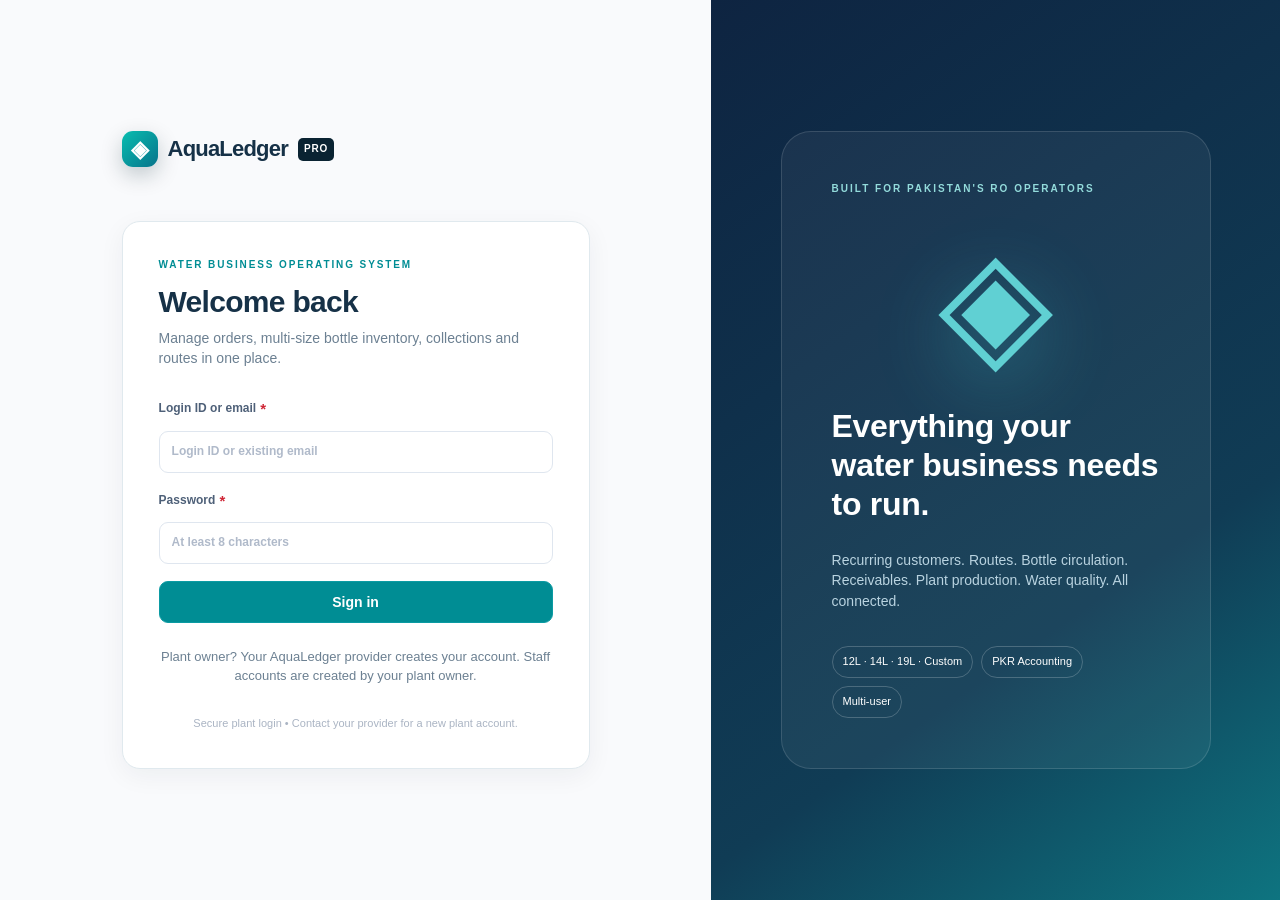
<file: static/index.html>
<!doctype html>
<html lang="en"><head><meta charset="utf-8"><meta name="viewport" content="width=device-width, initial-scale=1">
<title>AquaLedger Pro 5 | RO Plant OS</title><link rel="stylesheet" href="/static/styles.css"></head>
<body>
<section id="auth-screen" class="auth-screen">
 <div class="auth-shell">
  <div class="auth-brand"><span class="brand-icon">◈</span> AquaLedger <span class="brand-pro">PRO</span></div>
  <div class="auth-card">
   <div class="eyebrow">WATER BUSINESS OPERATING SYSTEM</div>
   <h1 id="auth-title">Welcome back</h1>
   <p class="muted">Manage orders, multi-size bottle inventory, collections and routes in one place.</p>
   <form id="auth-form">
    <label id="login-identifier-row">Login ID or email<input name="identifier" required autocomplete="username" autocapitalize="none" placeholder="Login ID or existing email"></label>
    <label>Password<input type="password" required name="password" minlength="8" maxlength="200" autocomplete="current-password" placeholder="At least 8 characters"></label>
    <button class="btn btn-primary full" id="auth-submit">Sign in</button>
   </form>
   <div class="auth-switch">Plant owner? Your AquaLedger provider creates your account. Staff accounts are created by your plant owner.</div>
   <div class="auth-foot">Secure plant login • Contact your provider for a new plant account.</div>
  </div>
 </div>
 <aside class="auth-visual"><div class="glass-panel"><div class="live-label">BUILT FOR PAKISTAN'S RO OPERATORS</div><div class="hero-drop">◈</div><h2>Everything your water business needs to run.</h2><p>Recurring customers. Routes. Bottle circulation. Receivables. Plant production. Water quality. All connected.</p><div class="pill-row"><span>12L · 14L · 19L · Custom</span><span>PKR Accounting</span><span>Multi-user</span></div></div></aside>
</section>
<div id="app" class="app" hidden>
 <div id="shade" class="shade" hidden></div>
 <aside class="sidebar" id="sidebar">
  <div class="side-head"><div class="brand"><span class="brand-icon">◈</span><span>AquaLedger <em>PRO</em></span></div><div class="workspace-label">WATER PLANT WORKSPACE</div><div class="plant-chip" id="plant-label">Your water plant</div></div>
  <nav id="nav">
   <div class="nav-group">OVERVIEW</div>
   <button data-view="dashboard" class="nav-item active"><span>◫</span> Dashboard</button>
   <button data-view="customers" class="nav-item"><span>♙</span> Customers</button>
   <button data-view="orders" class="nav-item"><span>▤</span> Delivery orders</button>
   <button data-view="deliveries" class="nav-item"><span>↗</span> Deliveries</button>
   <button data-view="invoices" class="nav-item"><span>▣</span> Invoice center</button>
   <button data-view="subscriptions" class="nav-item"><span>↻</span> Recurring plans</button>
   <div class="nav-group">OPERATIONS</div>
   <button data-view="payments" class="nav-item"><span>₨</span> Payments</button>
   <button data-view="collections" class="nav-item"><span>◎</span> Collections desk</button>
   <button data-view="products" class="nav-item"><span>▱</span> Bottle catalog</button>
   <button data-view="stock" class="nav-item"><span>◈</span> Bottle inventory</button>
   <button data-view="production" class="nav-item"><span>≋</span> Production</button>
   <button data-view="routes" class="nav-item"><span>⇢</span> Routes</button>
   <button data-view="quality" class="nav-item"><span>◉</span> Quality logs</button>
   <button data-view="maintenance" class="nav-item"><span>⚙</span> Maintenance</button>
   <div class="nav-group">BUSINESS</div>
   <button data-view="expenses" class="nav-item"><span>◧</span> Expenses</button>
   <button data-view="reports" class="nav-item"><span>▥</span> Reports</button>
   <button data-view="staff" class="nav-item"><span>♟</span> Team accounts</button>
   <button data-view="settings" class="nav-item"><span>⚒</span> Settings & backup</button>
  </nav>
  <div class="side-bottom"><div class="avatar" id="avatar">A</div><div class="user-meta"><strong id="profile-name">Owner</strong><small id="profile-role">owner</small></div><button id="password-change" title="Change password" class="logout">⚿</button><button id="logout" title="Sign out" class="logout">⇥</button></div>
 </aside>
 <div class="main-area">
  <header class="topbar"><button id="menu-toggle" class="menu-toggle">☰</button><div class="breadcrumbs">Workspace <span>/</span> <strong id="crumb">Dashboard</strong></div><div class="top-actions"><span class="today-chip" id="today-chip"></span><span class="online-chip"><b></b> Connected</span></div></header>
  <main class="content"><div class="page-intro"><div><div class="eyebrow" id="page-overline">OPERATIONS OVERVIEW</div><h1 id="page-title">Dashboard</h1><p class="muted" id="page-desc">Monitor what's happening at your plant.</p></div><div class="page-actions" id="page-actions"></div></div><div id="page-body" aria-live="polite"></div></main>
  <footer class="footer">AquaLedger Pro v5.0 · Pakistan edition · <span>Figures in PKR unless noted</span></footer>
 </div>
</div>
<dialog id="modal"><div class="dialog-top"><h2 id="modal-title"></h2><button class="icon-btn" id="close-modal">✕</button></div><div id="modal-body"></div></dialog>
<div id="toast" role="status" class="toast" hidden></div>
<script src="/static/app.js" defer></script></body></html>
</file>
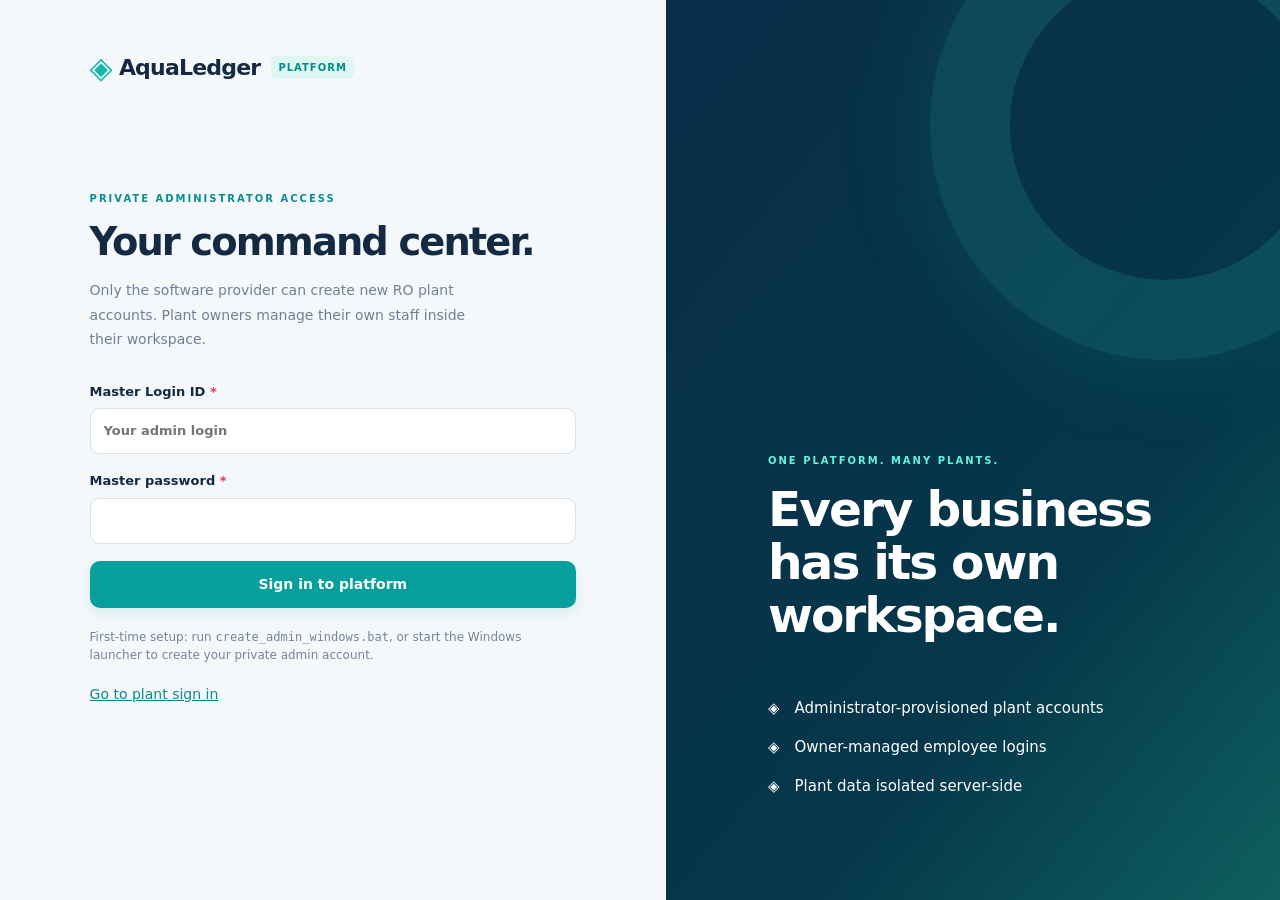
<file: static/admin.html>
<!doctype html>
<html lang="en"><head><meta charset="utf-8"><meta name="viewport" content="width=device-width,initial-scale=1"><title>Platform Control | AquaLedger Pro</title><link rel="stylesheet" href="/static/admin.css"></head>
<body>
<div id="signin" class="signin-layout">
 <div class="login-panel">
  <div class="brand"><span class="drop">◈</span> AquaLedger <small>PLATFORM</small></div>
  <div class="pretitle">PRIVATE ADMINISTRATOR ACCESS</div>
  <h1>Your command center.</h1>
  <p class="sub">Only the software provider can create new RO plant accounts. Plant owners manage their own staff inside their workspace.</p>
  <form id="login-form" class="fields">
   <label>Master Login ID <em>*</em><input name="username" required autocomplete="username" placeholder="Your admin login"></label>
   <label>Master password <em>*</em><input type="password" name="password" required autocomplete="current-password"></label>
   <button class="primary" id="login-btn">Sign in to platform</button>
  </form>
  <p class="helper">First-time setup: run <code>create_admin_windows.bat</code>, or start the Windows launcher to create your private admin account.</p>
  <a href="/" class="smalllink">Go to plant sign in</a>
 </div>
 <div class="art"><div class="orb"></div><div class="art-content"><div class="eyebrow">ONE PLATFORM. MANY PLANTS.</div><h2>Every business has its own workspace.</h2><div class="features"><div>◈ <span>Administrator-provisioned plant accounts</span></div><div>◈ <span>Owner-managed employee logins</span></div><div>◈ <span>Plant data isolated server-side</span></div></div></div></div>
</div>
<div id="console" hidden>
 <aside class="sidebar"><div class="brand"><span class="drop">◈</span> AquaLedger <small>PRO</small></div><div class="navlabel">PLATFORM</div><button class="nav active" id="nav-plants">▦ <span>Manage plants</span></button><button class="nav" id="nav-activity">◷ <span>Admin activity</span></button><a href="/" class="nav">↗ <span>Plant login</span></a><div class="sidebar-bottom"><div class="identity"><div class="avatar">A</div><div><b id="admin-name">Administrator</b><small>Platform administrator</small></div></div><button class="nav" id="change-master">⚿ Change master password</button><button class="nav signout" id="logout">↩ Sign out</button></div></aside>
 <main class="main"><div class="topbar"><span>Platform Management <b>/</b> <span id="breadcrumb">Plants</span></span><span class="secure-dot">● LOCAL / PRIVATE ACCESS</span></div>
 <div class="content"><div class="titlebar"><div><div class="eyebrow">AQUALEDGER PRO / SERVICE PROVIDER</div><h1 id="page-title">Client plants</h1><p class="sub" id="page-sub">Create and manage independent water plant workspaces.</p></div><button class="primary" id="new-plant">+ Create plant account</button></div>
 <div id="stats" class="stats"></div><section id="plants-section" class="panel"><div class="panel-top"><div><h2>Registered plants</h2><p class="sub">Only you can create, suspend, or restore a plant account.</p></div><input id="search" placeholder="Search plants or owners..." aria-label="Search plants"></div><div id="plants-table" class="scroll-x"></div></section>
 <section id="activity-section" class="panel" hidden><div class="panel-top"><div><h2>Administrator activity</h2><p class="sub">Recent account actions performed by platform admins.</p></div></div><div id="activity-list" class="scroll-x"></div></section>
 <div class="callout">Security boundary: platform administrators can manage tenant accounts and see aggregate counts. They do not directly open a tenant's invoices, customer addresses, or operational records in this panel. Plant owners can create managers and drivers, but not new plants.</div>
 </div></main>
</div>
<dialog id="dialog"><div class="dialog-top"><div><div class="eyebrow" id="dialog-kicker">CLIENT ONBOARDING</div><h2 id="dialog-title">Create a plant</h2></div><button class="icon" id="dialog-close" aria-label="Close">×</button></div><div id="dialog-body"></div></dialog>
<div id="toast" role="status" hidden></div><script src="/static/admin.js" defer></script></body></html>
</file>
<file: static/styles.css>
:root{--navy:#101f35;--navy2:#1b3050;--teal:#10aab2;--aqua:#e5f7f7;--ink:#14223b;--muted:#77849a;--line:#e5eaf2;--bg:#f6f8fc;--white:#fff;--radius:14px;--shadow:0 6px 28px rgba(18,38,69,.045)}
*{box-sizing:border-box}body{margin:0;background:var(--bg);color:var(--ink);font-family:Inter,-apple-system,BlinkMacSystemFont,'Segoe UI',Arial,sans-serif;font-size:14px;line-height:1.45}button,input,select,textarea{font:inherit}button{cursor:pointer}a{color:var(--teal)}[hidden]{display:none!important}h1,h2,h3,p{margin-top:0}h1{font-size:30px;line-height:1.17;letter-spacing:-.7px;margin-bottom:9px}h2{font-size:21px;letter-spacing:-.3px}h3{font-size:15px}.muted{color:var(--muted)}.eyebrow{font-size:10px;font-weight:800;color:var(--teal);letter-spacing:1.9px;margin-bottom:11px}.btn{border:1px solid var(--line);border-radius:9px;padding:10px 16px;background:#fff;color:var(--ink);font-weight:700;transition:transform .15s,background .15s;white-space:nowrap}.btn:hover{transform:translateY(-1px);background:#f2f8fc}.btn-primary{border-color:#0b9ba3;background:var(--teal);color:white}.btn-primary:hover{background:#078f99;color:#fff}.btn-secondary{background:#f1f7f8;border-color:#d7eff0;color:#087c85}.btn-danger{color:#b94545;background:#fff7f7}.btn-small{padding:7px 10px;font-size:12px}.full{width:100%}.text-button{background:none;color:var(--teal);border:0;font-weight:800;padding:0}
.auth-screen{min-height:100vh;display:grid;grid-template-columns:1fr .8fr;background:#f9fafc}.auth-shell{max-width:540px;margin:auto;width:100%;padding:36px}.auth-brand{display:flex;align-items:center;gap:10px;font-size:22px;font-weight:850;letter-spacing:-.8px;margin-bottom:54px}.brand-icon{display:inline-flex;align-items:center;justify-content:center;background:var(--teal);width:36px;height:36px;color:#fff;border-radius:11px;font-size:23px}.brand-pro{font-size:10px;background:var(--navy);color:white;border-radius:5px;padding:4px 6px;letter-spacing:.9px}.auth-card{background:#fff;padding:36px;border:1px solid var(--line);border-radius:18px;box-shadow:var(--shadow)}.auth-card>p{margin-bottom:30px}.auth-card form{display:grid;gap:17px}label{display:grid;gap:6px;font-size:12px;color:#4e6078;font-weight:700}input,select,textarea{border:1px solid #dfe6ef;color:var(--ink);background:#fff;border-radius:9px;padding:11px 12px;width:100%;outline:none;min-width:0}input:focus,select:focus,textarea:focus{border-color:var(--teal);box-shadow:0 0 0 3px #12aab21c}input::placeholder{color:#b0baca}textarea{min-height:80px;resize:vertical}label:has(input[type=checkbox]){display:flex;align-items:center;gap:7px}input[type=checkbox]{width:auto}.auth-switch{margin-top:25px;text-align:center;color:var(--muted);font-size:13px}.auth-foot{text-align:center;font-size:11px;color:#aab4c3;margin-top:30px}.auth-visual{background:linear-gradient(145deg,#0e2441,#103c55 67%,#0e7480);padding:60px;display:flex;align-items:center;justify-content:center}.glass-panel{background:#ffffff0d;border:1px solid #ffffff22;border-radius:30px;padding:50px;color:#fff;max-width:430px}.live-label{font-size:10px;letter-spacing:2px;color:#93dbdb;font-weight:800}.hero-drop{font-size:150px;line-height:1.4;color:#60d0d3;text-align:center;text-shadow:0 20px 80px #50f6f650}.glass-panel h2{font-size:32px;line-height:1.22}.glass-panel p{color:#b9d3e0}.pill-row{display:flex;gap:8px;flex-wrap:wrap;margin-top:35px}.pill-row span{border:1px solid #ffffff35;padding:7px 10px;border-radius:50px;font-size:11px}
.app{display:flex;min-height:100vh}.sidebar{background:var(--navy);color:#e8f5f9;width:248px;flex-shrink:0;display:flex;flex-direction:column;position:fixed;top:0;bottom:0;z-index:20}.side-head{padding:25px 18px 18px}.brand{display:flex;align-items:center;gap:9px;font-size:17px;font-weight:850;letter-spacing:-.5px;white-space:nowrap}.brand em{font-style:normal;font-size:9px;color:#9ee9e5;border:1px solid #528b94;border-radius:4px;padding:2px 4px;vertical-align:middle;margin-left:2px;letter-spacing:.8px}.workspace-label{font-size:9px;color:#879cb4;letter-spacing:1.5px;margin:26px 0 8px;font-weight:800}.plant-chip{font-size:13px;background:#ffffff0f;border:1px solid #ffffff14;border-radius:8px;padding:10px 12px;white-space:nowrap;overflow:hidden;text-overflow:ellipsis}#nav{padding:2px 12px 22px;overflow-y:auto;flex:1;scrollbar-width:thin}.nav-group{color:#8296b1;letter-spacing:1.5px;font-size:9px;font-weight:800;margin:21px 12px 7px}.nav-item{width:100%;display:flex;align-items:center;gap:12px;color:#c6d2e2;border:none;background:transparent;padding:10px 13px;border-radius:8px;text-align:left;font-size:12.5px}.nav-item span{font-size:17px;width:18px;text-align:center;color:#98b3c6}.nav-item.active,.nav-item:hover{background:#183a56;color:#fff}.nav-item.active{border-left:3px solid var(--teal);padding-left:10px}.side-bottom{border-top:1px solid #ffffff18;padding:15px;display:flex;align-items:center;gap:10px}.avatar{background:#197c89;color:#fff;width:36px;height:36px;border-radius:10px;display:grid;place-items:center;font-weight:800}.user-meta{flex:1;min-width:0;display:grid;gap:2px}.user-meta strong{font-size:12px;overflow:hidden;text-overflow:ellipsis;white-space:nowrap}.user-meta small{font-size:10px;color:#839bb4;text-transform:capitalize}.logout{background:none;border:0;color:#aec4d3;font-size:22px}.main-area{margin-left:248px;flex:1;min-width:0;display:flex;flex-direction:column}.topbar{height:70px;background:#fff;border-bottom:1px solid var(--line);display:flex;align-items:center;justify-content:space-between;padding:0 35px}.breadcrumbs{font-size:12px;color:#a3acba}.breadcrumbs span{margin:0 10px;color:#c7cfda}.breadcrumbs strong{color:#34445f}.top-actions{display:flex;gap:14px;align-items:center}.today-chip{color:#64738a;font-weight:700;font-size:12px}.online-chip{display:flex;align-items:center;gap:6px;font-size:11px;font-weight:700;color:#12896a;background:#e7f7ef;padding:6px 9px;border-radius:15px}.online-chip b{width:6px;height:6px;border-radius:10px;background:#27ae74}.content{padding:36px;max-width:1520px;width:100%;margin:0 auto;flex:1}.page-intro{display:flex;align-items:center;justify-content:space-between;gap:16px;margin-bottom:26px}.page-intro .muted{margin-bottom:0}.page-actions{display:flex;flex-wrap:wrap;gap:8px}.footer{color:#a8b2c0;text-align:center;font-size:11px;padding:26px}.grid{display:grid;gap:17px}.kpi-grid{grid-template-columns:repeat(4,minmax(0,1fr))}.kpi{border-radius:var(--radius);padding:20px 20px 19px;background:#fff;border:1px solid var(--line);box-shadow:var(--shadow);min-width:0}.kpi-icon{width:32px;height:32px;display:grid;place-items:center;color:#0a9aa4;background:#e6fafa;border-radius:9px;font-size:17px;margin-bottom:15px}.kpi .metric{font-size:26px;font-weight:850;letter-spacing:-.8px;margin:7px 0 2px}.kpi .label{font-size:11px;color:#687b92;font-weight:700}.kpi small{font-size:11px;color:#a5afbb}.section-grid{display:grid;grid-template-columns:1.45fr 1fr;gap:18px;margin-top:18px}.panel{background:#fff;border:1px solid var(--line);border-radius:var(--radius);padding:22px;box-shadow:var(--shadow);min-width:0}.panel-head{display:flex;align-items:center;justify-content:space-between;margin-bottom:17px;gap:8px}.panel-head h3{margin:0}.panel-head span{font-size:11px;color:var(--muted)}.table-wrap{overflow:auto;border:1px solid var(--line);background:white;border-radius:13px}.data-table{width:100%;border-collapse:collapse;text-align:left;min-width:640px}.data-table th{font-size:10px;text-transform:uppercase;letter-spacing:.75px;color:#8290a4;background:#f9fbfe;font-weight:800;padding:13px 16px;border-bottom:1px solid var(--line);white-space:nowrap}.data-table td{padding:14px 16px;border-bottom:1px solid #eef1f5;font-size:12px;white-space:nowrap}.data-table tr:last-child td{border-bottom:0}.data-table tbody tr:hover{background:#fafdff}.data-table .strong{font-weight:750}.pill{display:inline-block;font-size:10px;font-weight:800;padding:5px 9px;border-radius:20px}.pill-green{background:#e5f7ef;color:#157e54}.pill-orange{background:#fff2e0;color:#ad6a12}.pill-red{background:#fcebec;color:#ba444c}.pill-blue{background:#edf4ff;color:#3a6dbe}.link-btn{font-weight:750;color:#0799a5;border:0;background:transparent;padding:4px 0}.link-btn:hover{text-decoration:underline}.empty-state{text-align:center;padding:50px 20px;color:var(--muted);border:1px dashed #d3dce7;border-radius:13px;background:#fff}.empty-state strong{display:block;color:var(--ink);margin-bottom:6px;font-size:15px}.empty-icon{font-size:32px;color:#80bfca;margin-bottom:13px}.toolbar{display:flex;align-items:center;gap:10px;margin-bottom:18px;flex-wrap:wrap}.toolbar input,.toolbar select{width:auto;min-width:175px}.toolbar .muted{margin-left:auto;font-size:12px}.stack{display:grid;gap:12px}.list-line{display:flex;justify-content:space-between;align-items:center;gap:10px;border-bottom:1px solid var(--line);padding:11px 0}.list-line:last-child{border-bottom:0}.list-line strong{font-size:12px}.list-line small{display:block;color:var(--muted);font-size:11px;margin-top:2px}.amount{font-weight:800}.danger{color:#be5050}.positive{color:#09957b}.chartbars{display:flex;align-items:end;gap:8px;height:170px;padding-top:20px}.barcol{flex:1;display:flex;justify-content:end;align-items:center;flex-direction:column;gap:6px;height:100%;min-width:0}.barfill{background:linear-gradient(#17c6c2,#078f9a);width:100%;max-width:42px;border-radius:5px 5px 0 0;min-height:3px}.barcol small{font-size:9px;color:var(--muted);max-width:100%;overflow:hidden}.stat-strip{display:flex;gap:15px;flex-wrap:wrap}.stat-chip{border:1px solid var(--line);border-radius:12px;padding:15px 20px;background:#fff;min-width:165px;flex:1}.stat-chip strong{display:block;font-size:24px}.stat-chip small{color:var(--muted)}.filter-box{background:#fff;border:1px solid var(--line);border-radius:13px;padding:18px;display:flex;gap:15px;align-items:end;flex-wrap:wrap;margin-bottom:17px}.filter-box label{min-width:160px}.hint{font-size:11px;color:#77849a;margin-top:10px}.warning{background:#fffaec;color:#89670f;border:1px solid #f7e9c1;border-radius:11px;padding:12px 14px;font-size:12px;margin-bottom:17px}.notice{background:#f0fafb;border:1px solid #d1eff2;border-radius:11px;padding:14px;color:#286871;font-size:12px}.two-columns{display:grid;grid-template-columns:1fr 1fr;gap:17px}.day-badge{font-size:10px;font-weight:800;color:#248188;background:#def7f5;border-radius:8px;padding:5px 8px}.menu-toggle{display:none;background:none;border:0;font-size:20px}.shade{position:fixed;inset:0;background:#091b3299;z-index:19}.modal-pad{padding:0 25px 25px}dialog{width:min(530px,calc(100vw - 30px));max-height:90vh;overflow:auto;border:1px solid var(--line);border-radius:16px;box-shadow:0 30px 100px #0b2a4366;padding:0;color:var(--ink)}dialog::backdrop{background:#101e329e}.dialog-top{position:sticky;top:0;background:#fff;display:flex;align-items:center;justify-content:space-between;padding:20px 25px;border-bottom:1px solid var(--line);z-index:1}.dialog-top h2{font-size:19px;margin:0}.icon-btn{border:0;background:#f2f4f8;border-radius:7px;padding:7px 10px}.dialog-form{display:grid;gap:15px;padding:24px 25px}.dialog-fields{display:grid;grid-template-columns:1fr 1fr;gap:14px}.dialog-fields .wide{grid-column:span 2}.dialog-actions{display:flex;gap:10px;justify-content:flex-end;margin-top:7px}.toast{position:fixed;bottom:25px;right:25px;background:var(--navy);color:white;padding:12px 17px;border-radius:10px;box-shadow:0 12px 35px #0002;z-index:40;max-width:350px}.toast.error{background:#a53c49}.mini-button{padding:4px 9px;border:1px solid #dae7ec;background:#fff;border-radius:7px;color:#17818a;font-weight:750;font-size:11px;margin-right:5px}.simple-info{display:grid;grid-template-columns:1fr 1fr;gap:12px}.info-cell{padding:13px;background:#f8fafc;border-radius:9px}.info-cell small{display:block;color:var(--muted)}.info-cell strong{display:block;font-size:19px;margin-top:4px}
@media(max-width:1250px){.kpi-grid{grid-template-columns:repeat(2,minmax(0,1fr))}.content{padding:27px}.section-grid{grid-template-columns:1fr}}@media(max-width:850px){.sidebar{transform:translateX(-100%);transition:.2s}.sidebar.open{transform:translateX(0)}.main-area{margin-left:0}.menu-toggle{display:block}.topbar{padding:0 18px;height:62px;gap:13px}.content{padding:24px 16px}.auth-screen{grid-template-columns:1fr}.auth-visual{display:none}.auth-brand{margin-bottom:28px}.page-intro{align-items:flex-start;flex-direction:column}.page-actions{width:100%}.today-chip{display:none}}@media(max-width:520px){.kpi-grid,.two-columns{grid-template-columns:1fr}.stat-strip{display:grid;grid-template-columns:1fr 1fr}.stat-chip{min-width:0}.stat-chip strong{font-size:20px}.auth-shell{padding:18px}.auth-card{padding:24px}.dialog-fields{grid-template-columns:1fr}.dialog-fields .wide{grid-column:auto}.page-actions .btn{flex:1}.top-actions{gap:0}.content h1{font-size:26px}}

/* AquaLedger Pro v2: clearer hierarchy, stronger data legibility, responsive action flows */
:root{--navy:#0a2332;--navy2:#12394b;--teal:#008d94;--aqua:#e3f6f3;--ink:#163147;--muted:#6c8092;--line:#e0e9ee;--bg:#f3f7f9;--shadow:0 7px 26px rgba(10,35,50,.055)}
body{letter-spacing:.02px}button:focus-visible,input:focus-visible,textarea:focus-visible,select:focus-visible{outline:3px solid #0b9da755;outline-offset:2px}
.sidebar{background:linear-gradient(165deg,#102f42 0%,#08212e 95%)}.nav-item{font-size:13px;font-weight:560}.nav-item.active{background:#ffffff17;border-left:3px solid #20cfbd}.nav-item:hover{background:#ffffff14}.brand-icon{background:linear-gradient(135deg,#08bdaf,#08748b);box-shadow:0 8px 21px #00242a3a}
.topbar{box-shadow:0 2px 12px #08304408}.content{max-width:1450px}.page-intro{margin-bottom:22px}.page-intro h1{font-size:29px}.page-intro .muted{font-size:13px}
.kpi{border-color:#e5edf0;border-radius:16px;box-shadow:0 5px 16px rgba(14,45,61,.035)}.kpi .metric{font-size:28px;color:#102f44}.kpi-icon{background:#e5f6f3;color:#008c87}
.welcome-hero{display:flex;align-items:center;justify-content:space-between;gap:22px;padding:31px 35px;border-radius:19px;background:radial-gradient(circle at 88% 15%,#268e97 0%,transparent 33%),linear-gradient(115deg,#0f344c,#075c65);color:white;margin-bottom:19px;box-shadow:0 15px 40px #0b60651e}
.hero-kicker{font-size:10px;letter-spacing:2px;color:#9fe9e3;font-weight:800}.welcome-hero h2{font-size:28px;margin:12px 0 7px;color:#fff;letter-spacing:-.7px}.welcome-hero p{margin:0;color:#d7eef0;max-width:550px;font-size:13px}.hero-actions{display:flex;gap:9px;flex-shrink:0;flex-wrap:wrap}.hero-light{background:#fff;color:#075864;border-color:transparent}.hero-outline{background:#ffffff0c;color:#fff;border-color:#ffffff75}.hero-outline:hover{background:#ffffff28;color:#fff}
.insights-strip{display:grid;grid-template-columns:205px 1fr;gap:19px;align-items:stretch;background:#fff;border:1px solid var(--line);border-radius:17px;padding:20px 22px;margin-top:19px}.insights-title{display:flex;align-items:center;gap:11px}.insights-title strong{display:block;font-size:13px}.insights-title small{display:block;font-size:11px;color:var(--muted);margin-top:4px}.sparkle{background:#e6f8ef;color:#138f80;border-radius:10px;padding:8px;font-size:23px}.insights-cards{display:flex;flex-wrap:wrap;gap:10px}.insight-item{flex:1;min-width:175px;text-align:left;background:#fbfcfd;border:1px solid #e5edf1;border-radius:12px;padding:11px 14px}.insight-item:hover{background:#edf8f7}.insight-item strong{display:block;font-size:12px;margin:1px 0 3px}.insight-item small{display:block;font-size:10.5px;line-height:1.4;color:var(--muted)}.insight-dot{width:7px;height:7px;display:inline-block;background:#efab58;border-radius:99px}.all-clear{padding:14px;color:#168d6d;background:#f0fbf6;border-radius:12px;font-weight:650}
.feature-intro{border:1px solid #c8ece6;border-radius:16px;background:linear-gradient(115deg,#e7fbf4,#f0f8fd);padding:24px 26px;margin-bottom:20px;display:flex;gap:20px;justify-content:space-between;align-items:center}.feature-intro strong{font-size:20px;display:block;margin-bottom:6px;letter-spacing:-.4px}.feature-intro p{color:#537485;line-height:1.5;margin:0;max-width:610px}.feature-pill{background:#fff;color:#087f83;padding:9px 13px;border:1px solid #d8ecee;border-radius:20px;font-weight:800;white-space:nowrap}.collections-head{background:linear-gradient(115deg,#f1f7ff,#e7fbf5)}.compact-kpi{grid-template-columns:repeat(4,minmax(0,1fr));margin-bottom:19px}.compact-kpi .kpi .metric{font-size:23px}
.share-modal label{display:block;color:var(--ink);font-weight:750;margin:14px 0 8px}.share-modal input,.share-modal textarea{width:100%;border:1px solid var(--line);border-radius:9px;padding:11px;margin-top:6px;background:#fbfdfd;color:#233f54}.share-modal textarea{min-height:188px;resize:vertical;line-height:1.55;font-size:12px}.share-actions{display:flex;gap:9px;flex-wrap:wrap;margin-top:18px}.whatsapp-btn{background:#169c67;color:#fff;border-color:#139364}.whatsapp-btn:hover{background:#087c52;color:#fff}.share-modal .hint{line-height:1.55}
@media(max-width:1100px){.insights-strip{grid-template-columns:1fr}.compact-kpi{grid-template-columns:repeat(2,minmax(0,1fr))}.welcome-hero{align-items:flex-start;flex-direction:column}}
@media(max-width:520px){.welcome-hero{padding:23px}.welcome-hero h2{font-size:23px}.hero-actions{width:100%}.hero-actions .btn{flex:1}.feature-intro{flex-direction:column;align-items:flex-start;padding:19px}.compact-kpi{grid-template-columns:1fr}.share-actions .btn{width:100%}.insights-strip{padding:16px}.panel{padding:16px}}

/* V3 form clarity: required fields are explicitly marked red. */
.req{display:inline-block!important;color:#cf2636!important;font-size:15px;font-weight:900;margin-left:4px;vertical-align:middle}
.field-caption{display:block;margin-bottom:5px;font-weight:700}
input:required:invalid:not(:placeholder-shown){border-color:#d78f94}
#register-email-row[hidden],#login-identifier-row[hidden],#register-fields[hidden]{display:none!important}
/* v5 bottle catalogue and delivery calculator */
.product-grid{display:grid;grid-template-columns:repeat(auto-fit,minmax(260px,1fr));gap:20px;margin-top:22px}
.product-card{background:var(--surface,#fff);border:1px solid var(--line,#dce7eb);border-radius:18px;padding:24px;box-shadow:0 6px 24px #123d4b06}
.product-top,.product-bottom{display:flex;align-items:center;justify-content:space-between;gap:10px}
.capacity{font-size:42px;font-weight:800;letter-spacing:-2px;color:#087c87}.capacity small{font-size:18px;margin-left:5px;letter-spacing:0}
.product-card h3{margin:18px 0 8px;font-size:19px}.product-price{font-size:22px;font-weight:700;margin:0 0 22px}.product-price small{font-size:12px;font-weight:400;color:#64748b}
.product-stock{display:grid;grid-template-columns:repeat(3,1fr);gap:8px;background:#f0f8f8;border-radius:12px;padding:15px 10px;margin-bottom:20px}.product-stock div{text-align:center}.product-stock strong{display:block;font-size:23px;color:#154653}.product-stock small{font-size:11px;color:#607580}.product-bottom small{font-size:11px;color:#64748b}
.delivery-summary{display:flex;flex-direction:column;gap:7px;background:#eaf7f6;border:1px solid #b9e4df;border-radius:12px;margin:0 24px 18px;padding:18px;color:#12535b}.delivery-summary strong{font-size:24px}.delivery-summary small{color:#466675}
@media(max-width:650px){.product-grid{grid-template-columns:1fr}.delivery-summary{margin:0 16px 16px}.product-card{padding:20px}}
</file>
<file: static/admin.css>
:root{--teal:#12b8b0;--ink:#142942;--blue:#173550;--muted:#708094;--line:#e3eaf0;--bg:#f5f8fb;--white:#fff}*{box-sizing:border-box}body{margin:0;font:14px/1.52 Inter,system-ui,-apple-system,Segoe UI,sans-serif;background:var(--bg);color:var(--ink)}[hidden]{display:none!important}button,input{font:inherit}button{cursor:pointer}h1,h2,p{margin-top:0}.brand{font-weight:850;font-size:22px;letter-spacing:-.8px;display:flex;align-items:center;gap:7px}.brand small{font-size:10px;background:#def7f2;color:#028c88;border-radius:5px;letter-spacing:1px;padding:4px 7px;margin-left:4px}.drop{font-size:30px;color:var(--teal)}.signin-layout{display:grid;grid-template-columns:minmax(400px,52%) 1fr;min-height:100vh}.login-panel{padding:45px clamp(32px,7vw,145px);max-width:840px}.login-panel .brand{margin-bottom:100px}.pretitle,.eyebrow{color:#078e93;font-size:10px;font-weight:850;letter-spacing:2px}.login-panel h1{font-size:clamp(32px,3vw,50px);line-height:1.1;letter-spacing:-1.9px;margin:15px 0}.sub{color:var(--muted);line-height:1.75}.login-panel .sub{max-width:400px}.fields{display:grid;gap:17px;margin-top:30px}.fields label{display:block;font-weight:650;font-size:13px}.fields input,textarea,select{display:block;width:100%;margin-top:7px;background:white;border:1px solid #d6e1e8;border-radius:10px;padding:12px 13px;color:var(--ink);outline-color:#0ba8aa}.fields em{color:#de3657;font-style:normal}.primary{background:#079f9c;color:#fff;border:0;border-radius:10px;padding:13px 18px;font-weight:750;box-shadow:0 5px 14px #11aaa726}.primary:hover{background:#078a8a}.secondary{background:#eef4f7;color:#25465b;border:1px solid #dae4eb;border-radius:8px;padding:9px 12px;font-weight:650}.danger{background:#fff1f2;color:#b42347;border:1px solid #fad4d9;border-radius:8px;padding:9px 12px;font-weight:650}.helper{margin:20px 0;color:#74849a;font-size:12px}.smalllink{color:#088a8c}.art{background:linear-gradient(130deg,#0a2d49,#05374a 65%,#0f6060);display:flex;align-items:flex-end;color:white;padding:8vw;position:relative;overflow:hidden}.orb{position:absolute;width:470px;height:470px;border-radius:50%;border:80px solid #2cdcc723;top:-110px;right:-120px;box-shadow:0 0 100px #23d9ba20}.art-content{position:relative}.art .eyebrow{color:#64f4de}.art h2{font-size:clamp(30px,3.8vw,58px);line-height:1.09;max-width:570px;letter-spacing:-2px;margin:15px 0 55px}.features{display:grid;gap:16px;font-size:15px}.features div{display:flex;gap:15px}.features div::first-letter{color:#45e9d2}#console{display:flex;min-height:100vh}.sidebar{position:sticky;top:0;width:255px;min-height:100vh;background:#102c44;color:white;flex-shrink:0;padding:27px 17px;display:flex;flex-direction:column}.sidebar .brand{font-size:18px;margin:0 8px 48px}.navlabel{font-size:10px;letter-spacing:2px;color:#7c9caf;font-weight:700;margin:0 14px 13px}.nav{border:0;text-decoration:none;text-align:left;display:flex;gap:13px;align-items:center;width:100%;padding:12px 14px;border-radius:9px;color:#afc2d1;background:transparent;font-size:14px}.nav:hover,.nav.active{background:#1f455b;color:white}.sidebar-bottom{margin-top:auto}.identity{display:flex;gap:10px;align-items:center;padding:15px 8px;border-top:1px solid #2b4a61}.identity small{display:block;font-size:11px;color:#9cb2c3}.avatar{background:#0ca7a8;border-radius:50%;width:34px;height:34px;display:grid;place-items:center}.main{min-width:0;flex:1}.topbar{height:66px;background:#fff;border-bottom:1px solid var(--line);display:flex;align-items:center;justify-content:space-between;padding:0 35px;color:#697e8e;font-size:12px}.topbar b{padding:0 10px;color:#bbc9d2}.secure-dot{color:#078881;font-size:10px;letter-spacing:1px;font-weight:800}.content{max-width:1480px;margin:auto;padding:34px}.titlebar{display:flex;align-items:center;justify-content:space-between;gap:15px;margin-bottom:27px}.titlebar h1{font-size:32px;letter-spacing:-1px;margin:5px 0 0}.titlebar p{margin:0}.stats{display:grid;grid-template-columns:repeat(4,1fr);gap:17px;margin-bottom:22px}.stat,.panel{background:#fff;border:1px solid var(--line);border-radius:14px}.stat{padding:22px}.stat small{color:#788ba0;display:block;font-weight:650}.stat strong{display:block;font-size:30px;letter-spacing:-1px;margin-top:9px}.panel{padding:24px;box-shadow:0 12px 25px #0a2c4808}.panel-top{display:flex;justify-content:space-between;align-items:center;gap:15px}.panel h2{font-size:19px;margin:0}.panel p{font-size:12px;margin:0 0 16px}.panel-top input{border:1px solid var(--line);padding:11px 13px;border-radius:9px;width:270px;max-width:100%}.scroll-x{overflow-x:auto}table{border-collapse:collapse;width:100%;min-width:690px}th,td{text-align:left;padding:15px 10px;border-bottom:1px solid #ebf0f3;vertical-align:middle}th{color:#8393a1;letter-spacing:.7px;text-transform:uppercase;font-size:10px}td small{display:block;color:#8795a3}.pill{display:inline-block;border-radius:30px;padding:4px 10px;background:#e4f7ef;color:#14845a;font-size:11px;font-weight:750}.pill.inactive{background:#ffe8e8;color:#b54748}.actions{display:flex;flex-wrap:wrap;gap:6px}.actions button{font-size:12px;white-space:nowrap}.callout{margin:22px 0;padding:16px 18px;border:1px solid #d8e6ee;border-radius:11px;background:#edf4f8;color:#637c8f;font-size:12px}dialog{width:min(95vw,630px);border:1px solid var(--line);border-radius:15px;padding:0;box-shadow:0 24px 90px #001d363a}dialog::backdrop{background:#092c4b9c}.dialog-top{display:flex;justify-content:space-between;align-items:center;padding:22px 25px 10px}.dialog-top h2{margin:5px 0 0;font-size:22px}.icon{border:0;background:transparent;font-size:25px;color:#8192a1}.dialog-content{padding:10px 25px 26px}.form-grid{display:grid;grid-template-columns:1fr 1fr;gap:14px}.span2{grid-column:1/-1}.form-footer{display:flex;justify-content:flex-end;gap:10px;margin-top:14px}.hint{font-size:12px;color:#8191a0}#toast{position:fixed;bottom:25px;right:25px;z-index:10;background:#112e48;color:#fff;padding:14px 21px;border-radius:10px;box-shadow:0 12px 28px #0004;max-width:380px}#toast.error{background:#b33651}@media(max-width:950px){.signin-layout{grid-template-columns:1fr}.art{display:none}.login-panel{margin:auto;width:min(100%,570px)}.sidebar{width:72px;padding:18px 8px}.sidebar .brand{font-size:0}.sidebar .brand small,.sidebar .navlabel,.sidebar .nav span,.identity,.sidebar .brand .drop{display:none}.nav{justify-content:center}.content{padding:22px}.stats{grid-template-columns:repeat(2,1fr)}}@media(max-width:600px){.topbar{padding:0 16px}.secure-dot{display:none}.titlebar{align-items:flex-start;flex-direction:column}.stats{gap:8px}.stat{padding:15px}.stat strong{font-size:24px}.panel{padding:15px}.panel-top{align-items:start;flex-direction:column}.panel-top input{width:100%}.form-grid{grid-template-columns:1fr}.span2{grid-column:1}.sidebar{width:52px}.login-panel{padding:32px}.login-panel .brand{margin-bottom:60px}}
</file>
